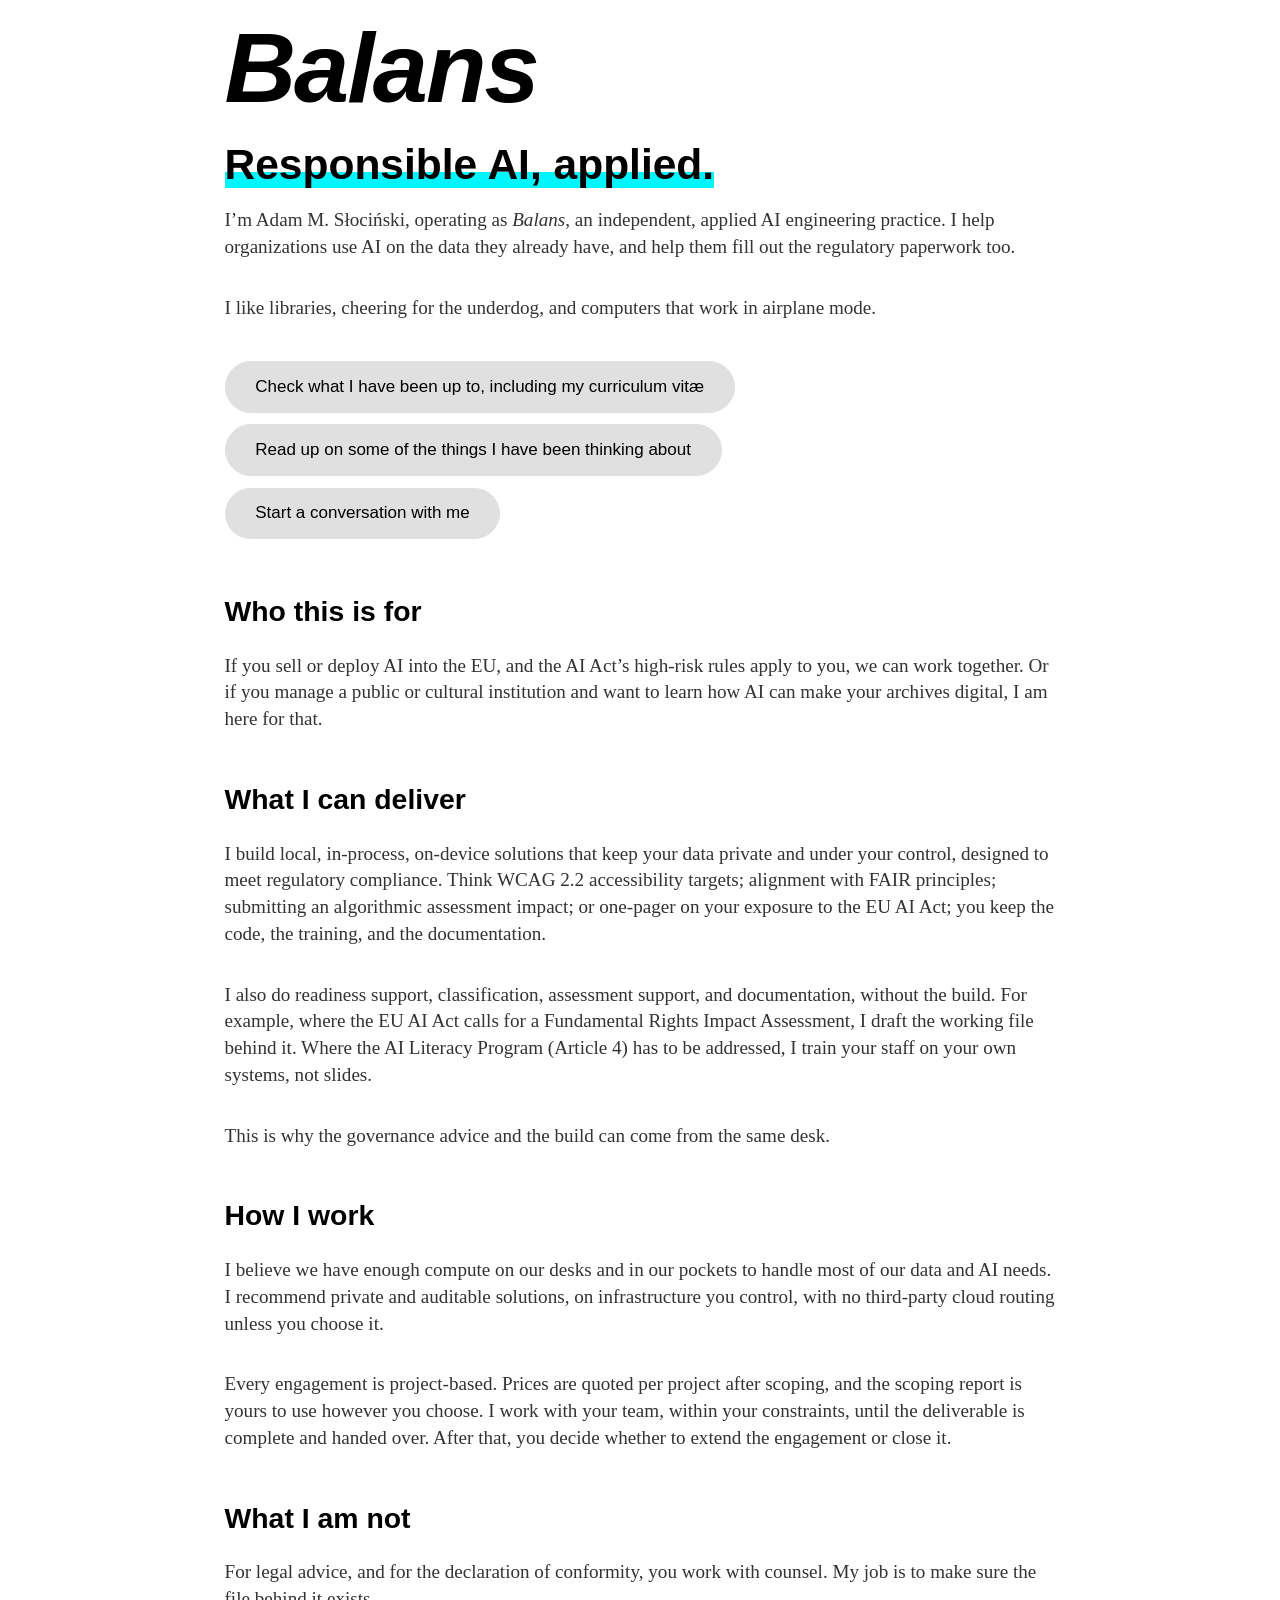
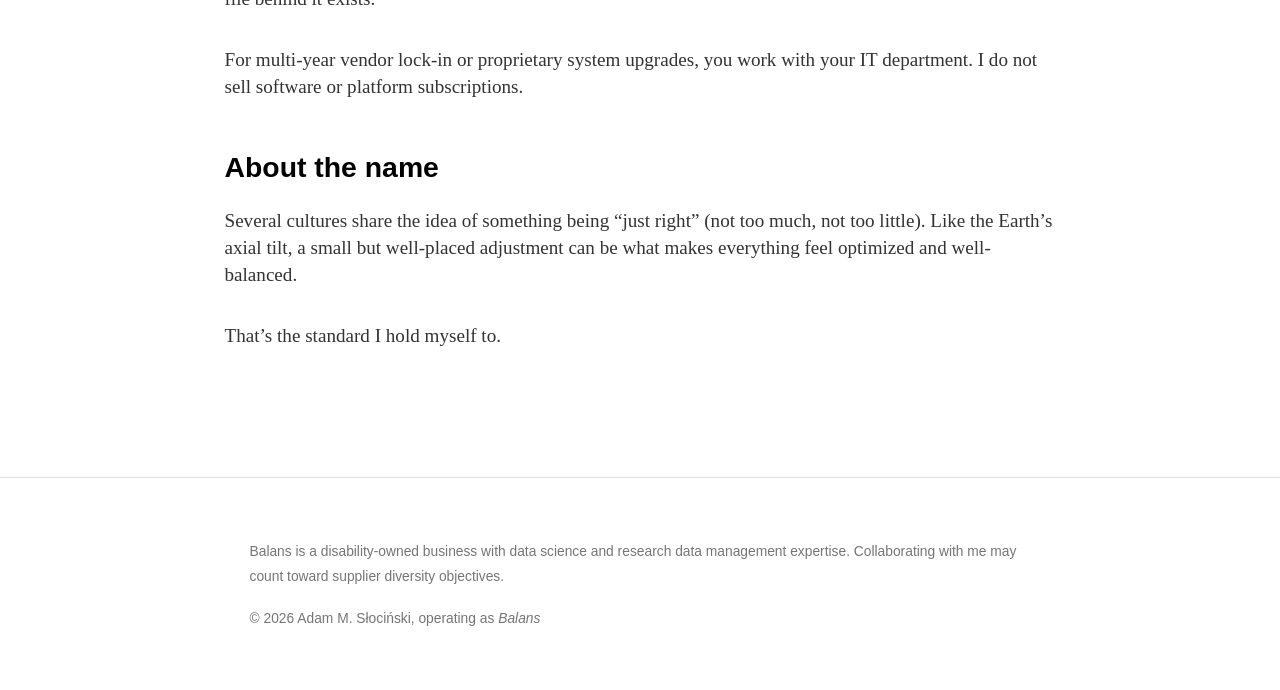
<file: index.html>
<!DOCTYPE html>
<html xmlns="http://www.w3.org/1999/xhtml" lang="en" xml:lang="en"><head>

<meta charset="utf-8">
<meta name="generator" content="quarto-1.11.9">

<meta name="viewport" content="width=device-width, initial-scale=1.0, user-scalable=yes">


<title>Balans</title>
<style>
/* Default styles provided by pandoc.
** See https://pandoc.org/MANUAL.html#variables-for-html for config info.
*/
span.smallcaps{font-variant: small-caps;}
div.columns{display: flex; gap: 1.5em;}
div.column{flex: auto;}
@media screen {
div.columns{gap: min(4vw, 1.5em);}
div.column{overflow-x: auto;}
}
div.hanging-indent{margin-left: 1.5em; text-indent: -1.5em;}
ul.task-list{list-style: none;}
ul.task-list li input[type="checkbox"] {
  width: 0.8em;
  margin: 0 0.8em 0.2em -1em; /* quarto-specific, see https://github.com/quarto-dev/quarto-cli/issues/4556 */ 
  vertical-align: middle;
}
</style>


<script src="site_libs/quarto-nav/quarto-nav.js"></script>
<script src="site_libs/clipboard/clipboard.min.js"></script>
<script src="site_libs/quarto-html/quarto.js" type="module"></script>
<script src="site_libs/quarto-html/tabsets/tabsets.js" type="module"></script>
<script src="site_libs/quarto-html/scrollable-regions/scrollable-regions.js" type="module"></script>
<script src="site_libs/quarto-html/popper.min.js"></script>
<script src="site_libs/quarto-html/tippy.umd.min.js"></script>
<link href="site_libs/quarto-html/tippy.css" rel="stylesheet">
<link href="site_libs/quarto-html/quarto-syntax-highlighting-63b5708e65d6cd79cd7618c58d0c21e7.css" rel="stylesheet" id="quarto-text-highlighting-styles">
<script src="site_libs/bootstrap/bootstrap.min.js"></script>
<link href="site_libs/bootstrap/bootstrap-icons.css" rel="stylesheet">
<link href="site_libs/bootstrap/bootstrap-4c5ae1bc0e6d476e1a94d18a5c398652.min.css" rel="stylesheet" append-hash="true" id="quarto-bootstrap" data-mode="light">
<script id="quarto-search-options" type="application/json">{
  "language": {
    "search-no-results-text": "No results",
    "search-matching-documents-text": "matching documents",
    "search-copy-link-title": "Copy link to search",
    "search-hide-matches-text": "Hide additional matches",
    "search-more-match-text": "more match in this document",
    "search-more-matches-text": "more matches in this document",
    "search-clear-button-title": "Clear",
    "search-text-placeholder": "",
    "search-detached-cancel-button-title": "Cancel",
    "search-submit-button-title": "Submit",
    "search-label": "Search"
  }
}</script>


<link rel="stylesheet" href="style.css">
</head>

<body class="fullcontent quarto-light"><a id="quarto-skip-link" class="visually-hidden-focusable" href="#quarto-document-content">Skip to main content</a>

<div id="quarto-search-results"></div>
<!-- content -->
<div id="quarto-content" class="quarto-container page-columns page-rows-contents page-layout-article">
<!-- sidebar -->
<!-- margin-sidebar -->
    
<!-- main -->
<main class="content" id="quarto-document-content" tabindex="-1">

<header id="title-block-header" class="quarto-title-block default">
<div class="quarto-title">
<h1 class="title">Balans</h1>
</div>



<div class="quarto-title-meta">

    
  
    
  </div>
  


</header>


<section id="responsible-ai-applied." class="level1 wow-turquoise">
<h1>Responsible AI, applied.</h1>
</section>
<p>I’m Adam M. Słociński, operating as <em>Balans</em>, an independent, applied AI engineering practice. I help organizations use AI on the data they already have, and help them fill out the regulatory paperwork too.</p>
<p>I like libraries, cheering for the underdog, and computers that work in airplane mode.</p>
<p><a href="./about/index.html" class="cta">Check what I have been up to, including my curriculum vitæ</a><br>
<a href="./writing/index.html" class="cta">Read up on some of the things I have been thinking about</a><br>
<a href="./contact/index.html" class="cta">Start a conversation with me</a></p>
<section id="who-this-is-for" class="level2">
<h2 data-anchor-id="who-this-is-for">Who this is for</h2>
<p>If you sell or deploy AI into the EU, and the AI Act’s high-risk rules apply to you, we can work together. Or if you manage a public or cultural institution and want to learn how AI can make your archives digital, I am here for that.</p>
</section>
<section id="what-i-can-deliver" class="level2">
<h2 data-anchor-id="what-i-can-deliver">What I can deliver</h2>
<p>I build local, in-process, on-device solutions that keep your data private and under your control, designed to meet regulatory compliance. Think WCAG 2.2 accessibility targets; alignment with FAIR principles; submitting an algorithmic assessment impact; or one-pager on your exposure to the EU AI Act; you keep the code, the training, and the documentation.</p>
<p>I also do readiness support, classification, assessment support, and documentation, without the build. For example, where the EU AI Act calls for a Fundamental Rights Impact Assessment, I draft the working file behind it. Where the AI Literacy Program (Article 4) has to be addressed, I train your staff on your own systems, not slides.</p>
<p>This is why the governance advice and the build can come from the same desk.</p>
</section>
<section id="how-i-work" class="level2">
<h2 data-anchor-id="how-i-work">How I work</h2>
<p>I believe we have enough compute on our desks and in our pockets to handle most of our data and AI needs. I recommend private and auditable solutions, on infrastructure you control, with no third-party cloud routing unless you choose it.</p>
<p>Every engagement is project-based. Prices are quoted per project after scoping, and the scoping report is yours to use however you choose. I work with your team, within your constraints, until the deliverable is complete and handed over. After that, you decide whether to extend the engagement or close it.</p>
</section>
<section id="what-i-am-not" class="level2">
<h2 data-anchor-id="what-i-am-not">What I am not</h2>
<p>For legal advice, and for the declaration of conformity, you work with counsel. My job is to make sure the file behind it exists.</p>
<p>For multi-year vendor lock-in or proprietary system upgrades, you work with your IT department. I do not sell software or platform subscriptions.</p>
</section>
<section id="about-the-name" class="level2">
<h2 data-anchor-id="about-the-name">About the name</h2>
<p>Several cultures share the idea of something being “just right” (not too much, not too little). Like the Earth’s axial tilt, a small but well-placed adjustment can be what makes everything feel optimized and well-balanced.</p>
<p>That’s the standard I hold myself to.</p>


</section>

</main> <!-- /main -->
<script id="quarto-html-after-body" type="application/javascript">
  window.document.addEventListener("DOMContentLoaded", function (event) {
    const isCodeAnnotation = (el) => {
      for (const clz of el.classList) {
        if (clz.startsWith('code-annotation-')) {                     
          return true;
        }
      }
      return false;
    }
    const onCopySuccess = function(e) {
      // button target
      const button = e.trigger;
      // don't keep focus
      button.blur();
      // flash "checked"
      button.classList.add('code-copy-button-checked');
      var currentTitle = button.getAttribute("title");
      button.setAttribute("title", "Copied!");
      let tooltip;
      if (window.bootstrap) {
        button.setAttribute("data-bs-toggle", "tooltip");
        button.setAttribute("data-bs-placement", "left");
        button.setAttribute("data-bs-title", "Copied!");
        tooltip = new bootstrap.Tooltip(button, 
          { trigger: "manual", 
            customClass: "code-copy-button-tooltip",
            offset: [0, -8]});
        tooltip.show();    
      }
      setTimeout(function() {
        if (tooltip) {
          tooltip.hide();
          button.removeAttribute("data-bs-title");
          button.removeAttribute("data-bs-toggle");
          button.removeAttribute("data-bs-placement");
        }
        button.setAttribute("title", currentTitle);
        button.classList.remove('code-copy-button-checked');
      }, 1000);
      // clear code selection
      e.clearSelection();
    }
    const getTextToCopy = function(trigger) {
      const outerScaffold = trigger.parentElement.cloneNode(true);
      const codeEl = outerScaffold.querySelector('code');
      for (const childEl of codeEl.children) {
        if (isCodeAnnotation(childEl)) {
          childEl.remove();
        }
      }
      return codeEl.innerText;
    }
    const clipboard = new window.ClipboardJS('.code-copy-button:not([data-in-quarto-modal])', {
      text: getTextToCopy
    });
    clipboard.on('success', onCopySuccess);
    if (window.document.getElementById('quarto-embedded-source-code-modal')) {
      const clipboardModal = new window.ClipboardJS('.code-copy-button[data-in-quarto-modal]', {
        text: getTextToCopy,
        container: window.document.getElementById('quarto-embedded-source-code-modal')
      });
      clipboardModal.on('success', onCopySuccess);
    }
      var localhostRegex = new RegExp(/^(?:http|https):\/\/localhost\:?[0-9]*\//);
      var mailtoRegex = new RegExp(/^mailto:/);
        var filterRegex = new RegExp("https:\/\/balans\.ca");
      var isInternal = (href) => {
          return filterRegex.test(href) || localhostRegex.test(href) || mailtoRegex.test(href);
      }
      // Inspect non-navigation links and adorn them if external
      window.quartoDecorateExternalLinks = function (root) {
     var links = (root || window.document).querySelectorAll('a[href]:not(.nav-link):not(.navbar-brand):not(.toc-action):not(.sidebar-link):not(.sidebar-item-toggle):not(.pagination-link):not(.no-external):not([aria-hidden]):not(.dropdown-item):not(.quarto-navigation-tool):not(.about-link)');
      for (var i=0; i<links.length; i++) {
        const link = links[i];
        if (!isInternal(link.href)) {
          // undo the damage that might have been done by quarto-nav.js in the case of
          // links that we want to consider external
          if (link.dataset.originalHref !== undefined) {
            link.href = link.dataset.originalHref;
          }
          if (!link.classList.contains('no-external-icon')) {
          }
        }
      }
      };
      window.quartoDecorateExternalLinks(window.document);
    // Esc closes the popup (WCAG 1.4.13) and focus leaving both trigger and
    // popup closes it (WCAG 2.4.11); tippy handles neither for interactive popups.
    const hideOnEscAndFocusOut = {
      name: 'hideOnEscAndFocusOut',
      defaultValue: true,
      fn(instance) {
        const dismiss = () => {
          // A show scheduled by the trigger delay would otherwise reopen it
          instance.clearDelayTimeouts();
          instance.hide();
        };
        const onKeyDown = (event) => {
          if (event.key !== 'Escape') {
            return;
          }
          // Keep Esc from also reaching page handlers (e.g. reveal.js overview),
          // except an open reveal.js slide menu, which Esc should close too.
          // The menu handles keys only when its keyboard option is on.
          const menuHandlesEsc = window.Reveal?.getPlugin?.('menu')?.isOpen() &&
            window.Reveal.getConfig().menu?.keyboard !== false;
          if (!menuHandlesEsc) {
            event.stopPropagation();
          }
          if (instance.popper.contains(window.document.activeElement)) {
            // Disabled while refocusing so the focus trigger does not reopen it
            instance.disable();
            instance.reference.focus();
            instance.enable();
          }
          dismiss();
        };
        const onFocusOut = (event) => {
          const target = event.relatedTarget;
          if (target && !instance.reference.contains(target) &&
              !instance.popper.contains(target)) {
            dismiss();
          }
        };
        // On the trigger too: a click trigger (code-annotations: select) has no
        // blur handling. Attached for the instance's lifetime so leaving the
        // trigger also cancels a show still pending on the trigger delay.
        instance.reference.addEventListener('focusout', onFocusOut);
        return {
          onShow() {
            window.document.addEventListener('keydown', onKeyDown, true);
            instance.popper.addEventListener('focusout', onFocusOut);
          },
          onHide() {
            window.document.removeEventListener('keydown', onKeyDown, true);
            instance.popper.removeEventListener('focusout', onFocusOut);
          },
          onDestroy() {
            instance.reference.removeEventListener('focusout', onFocusOut);
          },
        };
      },
    };
    function tippyHover(el, contentFn, onTriggerFn, onUntriggerFn) {
      const config = {
        allowHTML: true,
        maxWidth: 500,
        delay: 100,
        arrow: false,
        appendTo: function(el) {
            return el.parentElement;
        },
        interactive: true,
        interactiveBorder: 10,
        theme: 'quarto',
        placement: 'bottom-start',
        plugins: [hideOnEscAndFocusOut],
      };
      if (contentFn) {
        config.content = contentFn;
      }
      if (onTriggerFn) {
        config.onTrigger = onTriggerFn;
      }
      if (onUntriggerFn) {
        config.onUntrigger = onUntriggerFn;
      }
      window.tippy(el, config); 
    }
    const noterefs = window.document.querySelectorAll('a[role="doc-noteref"]');
    for (var i=0; i<noterefs.length; i++) {
      const ref = noterefs[i];
      tippyHover(ref, function() {
        // use id or data attribute instead here
        let href = ref.getAttribute('data-footnote-href') || ref.getAttribute('href');
        try { href = new URL(href).hash; } catch {}
        const id = href.replace(/^#\/?/, "");
        const note = window.document.getElementById(id);
        if (note) {
          return note.innerHTML;
        } else {
          return "";
        }
      });
    }
    const xrefs = window.document.querySelectorAll('a.quarto-xref');
    const processXRef = (id, note) => {
      // Strip column container classes
      const stripColumnClz = (el) => {
        el.classList.remove("page-full", "page-columns");
        if (el.children) {
          for (const child of el.children) {
            stripColumnClz(child);
          }
        }
      }
      stripColumnClz(note)
      if (id === null || id.startsWith('sec-')) {
        // Special case sections, only their first couple elements
        const container = document.createElement("div");
        if (note.children && note.children.length > 2) {
          container.appendChild(note.children[0].cloneNode(true));
          for (let i = 1; i < note.children.length; i++) {
            const child = note.children[i];
            if (child.tagName === "P" && child.innerText === "") {
              continue;
            } else {
              container.appendChild(child.cloneNode(true));
              break;
            }
          }
          if (window.Quarto?.typesetMath) {
            window.Quarto.typesetMath(container);
          }
          return container.innerHTML
        } else {
          if (window.Quarto?.typesetMath) {
            window.Quarto.typesetMath(note);
          }
          return note.innerHTML;
        }
      } else {
        // Remove any anchor links if they are present
        const anchorLink = note.querySelector('a.anchorjs-link');
        if (anchorLink) {
          anchorLink.remove();
        }
        if (window.Quarto?.typesetMath) {
          window.Quarto.typesetMath(note);
        }
        if (note.classList.contains("callout")) {
          return note.outerHTML;
        } else {
          return note.innerHTML;
        }
      }
    }
    for (var i=0; i<xrefs.length; i++) {
      const xref = xrefs[i];
      tippyHover(xref, undefined, function(instance) {
        instance.disable();
        let url = xref.getAttribute('href');
        let hash = undefined; 
        if (url.startsWith('#')) {
          hash = url;
        } else {
          try { hash = new URL(url).hash; } catch {}
        }
        if (hash) {
          const id = hash.replace(/^#\/?/, "");
          const note = window.document.getElementById(id);
          if (note !== null) {
            try {
              const html = processXRef(id, note.cloneNode(true));
              instance.setContent(html);
            } finally {
              instance.enable();
              instance.show();
            }
          } else {
            // See if we can fetch this
            fetch(url.split('#')[0])
            .then(res => res.text())
            .then(html => {
              const parser = new DOMParser();
              const htmlDoc = parser.parseFromString(html, "text/html");
              const note = htmlDoc.getElementById(id);
              if (note !== null) {
                const html = processXRef(id, note);
                instance.setContent(html);
              } 
            }).finally(() => {
              instance.enable();
              instance.show();
            });
          }
        } else {
          // See if we can fetch a full url (with no hash to target)
          // This is a special case and we should probably do some content thinning / targeting
          fetch(url)
          .then(res => res.text())
          .then(html => {
            const parser = new DOMParser();
            const htmlDoc = parser.parseFromString(html, "text/html");
            const note = htmlDoc.querySelector('main.content');
            if (note !== null) {
              // This should only happen for chapter cross references
              // (since there is no id in the URL)
              // remove the first header
              if (note.children.length > 0 && note.children[0].tagName === "HEADER") {
                note.children[0].remove();
              }
              const html = processXRef(null, note);
              instance.setContent(html);
            } 
          }).finally(() => {
            instance.enable();
            instance.show();
          });
        }
      }, function(instance) {
      });
    }
        let selectedAnnoteEl;
        const selectorForAnnotation = ( cell, annotation) => {
          let cellAttr = 'data-code-cell="' + cell + '"';
          let lineAttr = 'data-code-annotation="' +  annotation + '"';
          const selector = 'span[' + cellAttr + '][' + lineAttr + ']';
          return selector;
        }
        const selectCodeLines = (annoteEl) => {
          const doc = window.document;
          const targetCell = annoteEl.getAttribute("data-target-cell");
          const targetAnnotation = annoteEl.getAttribute("data-target-annotation");
          const annoteSpan = window.document.querySelector(selectorForAnnotation(targetCell, targetAnnotation));
          const lines = annoteSpan.getAttribute("data-code-lines").split(",");
          const lineIds = lines.map((line) => {
            return targetCell + "-" + line;
          })
          // Each band is positioned against its own containing block, which is
          // not the offsetParent of the lines, so place it from client rects.
          const placeBand = (band, firstEl, lastEl, codeBlock) => {
            const container = band.offsetParent;
            if (container === null) {
              return;
            }
            const containerRect = container.getBoundingClientRect();
            // Reveal.js scales slides with a transform, so convert client
            // pixels back to the CSS pixels of the container.
            const scale = containerRect.height / container.offsetHeight || 1;
            const firstRect = firstEl.getBoundingClientRect();
            const lastRect = lastEl.getBoundingClientRect();
            const top = (firstRect.top - containerRect.top) / scale - container.clientTop + container.scrollTop;
            const height = (lastRect.bottom - firstRect.top) / scale;
            band.style.top = top - 2 + "px";
            band.style.height = height + 4 + "px";
            if (codeBlock) {
              // Without the copy button wrapper, the containing block is wider
              // than the code block, so span the code block explicitly.
              const blockRect = codeBlock.getBoundingClientRect();
              band.style.left = (blockRect.left - containerRect.left) / scale - container.clientLeft + container.scrollLeft + "px";
              band.style.width = blockRect.width / scale + "px";
            }
          };
          if (lineIds.length > 0) {
            const el = window.document.getElementById(lineIds[0]);
            const lastEl = window.document.getElementById(lineIds[lineIds.length - 1]);
            const parent = el.parentElement.parentElement;
            // cook up a div (if necessary) and position it
            let div = window.document.getElementById("code-annotation-line-highlight");
            if (div === null) {
              div = window.document.createElement("div");
              div.setAttribute("id", "code-annotation-line-highlight");
              div.style.position = 'absolute';
              parent.appendChild(div);
            }
            placeBand(div, el, lastEl, parent.closest("div.sourceCode") || parent);
            let gutterDiv = window.document.getElementById("code-annotation-line-highlight-gutter");
            if (gutterDiv === null) {
              gutterDiv = window.document.createElement("div");
              gutterDiv.setAttribute("id", "code-annotation-line-highlight-gutter");
              gutterDiv.style.position = 'absolute';
              const codeCell = window.document.getElementById(targetCell);
              const gutter = codeCell.querySelector('.code-annotation-gutter');
              gutter.appendChild(gutterDiv);
            }
            placeBand(gutterDiv, el, lastEl);
            selectedAnnoteEl = annoteEl;
          }
        };
        const unselectCodeLines = () => {
          const elementsIds = ["code-annotation-line-highlight", "code-annotation-line-highlight-gutter"];
          elementsIds.forEach((elId) => {
            const div = window.document.getElementById(elId);
            if (div) {
              div.remove();
            }
          });
          selectedAnnoteEl = undefined;
        };
          // Handle positioning of the toggle
      window.addEventListener(
        "resize",
        throttle(() => {
          elRect = undefined;
          if (selectedAnnoteEl) {
            selectCodeLines(selectedAnnoteEl);
          }
        }, 10)
      );
      function throttle(fn, ms) {
      let throttle = false;
      let timer;
        return (...args) => {
          if(!throttle) { // first call gets through
              fn.apply(this, args);
              throttle = true;
          } else { // all the others get throttled
              if(timer) clearTimeout(timer); // cancel #2
              timer = setTimeout(() => {
                fn.apply(this, args);
                timer = throttle = false;
              }, ms);
          }
        };
      }
        // Attach click handler to the DT
        const annoteDls = window.document.querySelectorAll('dt[data-target-cell]');
        for (const annoteDlNode of annoteDls) {
          annoteDlNode.addEventListener('click', (event) => {
            const clickedEl = event.target;
            if (clickedEl !== selectedAnnoteEl) {
              unselectCodeLines();
              const activeEl = window.document.querySelector('dt[data-target-cell].code-annotation-active');
              if (activeEl) {
                activeEl.classList.remove('code-annotation-active');
              }
              selectCodeLines(clickedEl);
              clickedEl.classList.add('code-annotation-active');
            } else {
              // Unselect the line
              unselectCodeLines();
              clickedEl.classList.remove('code-annotation-active');
            }
          });
        }
    const findCites = (el) => {
      const parentEl = el.parentElement;
      if (parentEl) {
        const cites = parentEl.dataset.cites;
        if (cites) {
          return {
            el,
            cites: cites.split(' ')
          };
        } else {
          return findCites(el.parentElement)
        }
      } else {
        return undefined;
      }
    };
    var bibliorefs = window.document.querySelectorAll('a[role="doc-biblioref"]');
    for (var i=0; i<bibliorefs.length; i++) {
      const ref = bibliorefs[i];
      const citeInfo = findCites(ref);
      if (citeInfo) {
        tippyHover(citeInfo.el, function() {
          var popup = window.document.createElement('div');
          citeInfo.cites.forEach(function(cite) {
            var citeDiv = window.document.createElement('div');
            citeDiv.classList.add('hanging-indent');
            citeDiv.classList.add('csl-entry');
            var biblioDiv = window.document.getElementById('ref-' + cite);
            if (biblioDiv) {
              citeDiv.innerHTML = biblioDiv.innerHTML;
            }
            popup.appendChild(citeDiv);
          });
          return popup.innerHTML;
        });
      }
    }
  });
  </script>
  <script type="application/javascript">
  window.quartoScrollableRegionsLabels = {"code":"Scrollable code","output":"Scrollable output"};
  </script>
</div> <!-- /content -->
<footer class="footer">
  <div class="nav-footer">
    <div class="nav-footer-left">
      &nbsp;
    </div>   
    <div class="nav-footer-center">
<p><small>Balans is a disability-owned business with data science and research data management expertise. Collaborating with me may count toward supplier diversity objectives.</small></p>
<p><small>© 2026 Adam M. Słociński, operating as <em>Balans</em></small></p>
</div>
    <div class="nav-footer-right">
      &nbsp;
    </div>
  </div>
</footer>




</body></html>
</file>
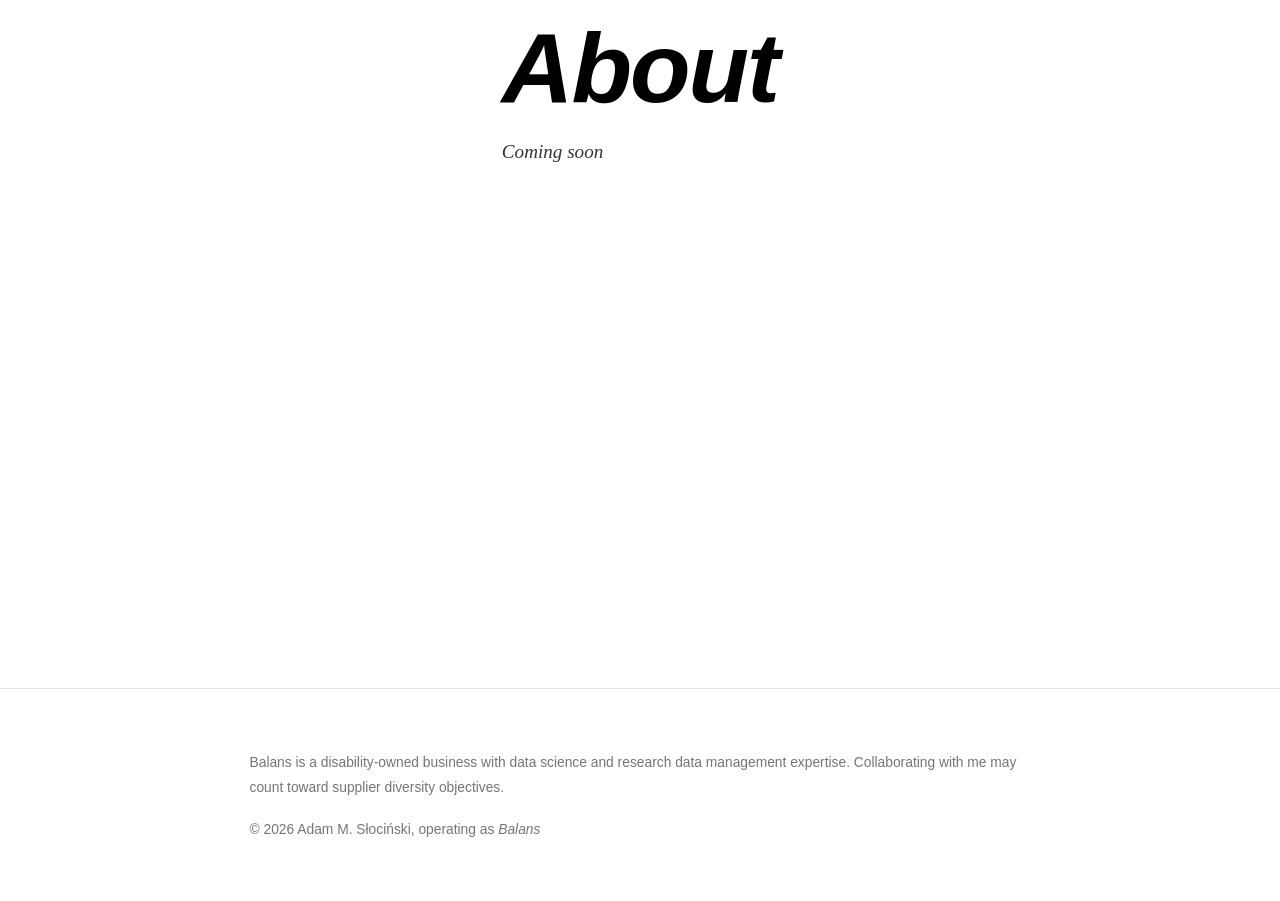
<file: about/index.html>
<!DOCTYPE html>
<html xmlns="http://www.w3.org/1999/xhtml" lang="en" xml:lang="en"><head>

<meta charset="utf-8">
<meta name="generator" content="quarto-1.11.9">

<meta name="viewport" content="width=device-width, initial-scale=1.0, user-scalable=yes">


<title>About – Balans</title>
<style>
/* Default styles provided by pandoc.
** See https://pandoc.org/MANUAL.html#variables-for-html for config info.
*/
span.smallcaps{font-variant: small-caps;}
div.columns{display: flex; gap: 1.5em;}
div.column{flex: auto;}
@media screen {
div.columns{gap: min(4vw, 1.5em);}
div.column{overflow-x: auto;}
}
div.hanging-indent{margin-left: 1.5em; text-indent: -1.5em;}
ul.task-list{list-style: none;}
ul.task-list li input[type="checkbox"] {
  width: 0.8em;
  margin: 0 0.8em 0.2em -1em; /* quarto-specific, see https://github.com/quarto-dev/quarto-cli/issues/4556 */ 
  vertical-align: middle;
}
</style>


<script src="../site_libs/quarto-nav/quarto-nav.js"></script>
<script src="../site_libs/clipboard/clipboard.min.js"></script>
<script src="../site_libs/quarto-html/quarto.js" type="module"></script>
<script src="../site_libs/quarto-html/tabsets/tabsets.js" type="module"></script>
<script src="../site_libs/quarto-html/scrollable-regions/scrollable-regions.js" type="module"></script>
<script src="../site_libs/quarto-html/popper.min.js"></script>
<script src="../site_libs/quarto-html/tippy.umd.min.js"></script>
<link href="../site_libs/quarto-html/tippy.css" rel="stylesheet">
<link href="../site_libs/quarto-html/quarto-syntax-highlighting-63b5708e65d6cd79cd7618c58d0c21e7.css" rel="stylesheet" id="quarto-text-highlighting-styles">
<script src="../site_libs/bootstrap/bootstrap.min.js"></script>
<link href="../site_libs/bootstrap/bootstrap-icons.css" rel="stylesheet">
<link href="../site_libs/bootstrap/bootstrap-4c5ae1bc0e6d476e1a94d18a5c398652.min.css" rel="stylesheet" append-hash="true" id="quarto-bootstrap" data-mode="light">
<script id="quarto-search-options" type="application/json">{
  "language": {
    "search-no-results-text": "No results",
    "search-matching-documents-text": "matching documents",
    "search-copy-link-title": "Copy link to search",
    "search-hide-matches-text": "Hide additional matches",
    "search-more-match-text": "more match in this document",
    "search-more-matches-text": "more matches in this document",
    "search-clear-button-title": "Clear",
    "search-text-placeholder": "",
    "search-detached-cancel-button-title": "Cancel",
    "search-submit-button-title": "Submit",
    "search-label": "Search"
  }
}</script>


<link rel="stylesheet" href="../style.css">
</head>

<body class="fullcontent quarto-light"><a id="quarto-skip-link" class="visually-hidden-focusable" href="#quarto-document-content">Skip to main content</a>

<div id="quarto-search-results"></div>
<!-- content -->
<div id="quarto-content" class="quarto-container page-columns page-rows-contents page-layout-article">
<!-- sidebar -->
<!-- margin-sidebar -->
    
<!-- main -->
<main class="content" id="quarto-document-content" tabindex="-1">

<header id="title-block-header" class="quarto-title-block default">
<div class="quarto-title">
<h1 class="title">About</h1>
</div>



<div class="quarto-title-meta">

    
  
    
  </div>
  


</header>


<p><em>Coming soon</em></p>
<!--
Currently, on assignment at the Task Force for Black Public Servants.

Seeking, *proposal coming soon*.

[Curriculum vitæ](/files/adam-slocinski-cv.pdf)
-->



</main> <!-- /main -->
<script id="quarto-html-after-body" type="application/javascript">
  window.document.addEventListener("DOMContentLoaded", function (event) {
    const isCodeAnnotation = (el) => {
      for (const clz of el.classList) {
        if (clz.startsWith('code-annotation-')) {                     
          return true;
        }
      }
      return false;
    }
    const onCopySuccess = function(e) {
      // button target
      const button = e.trigger;
      // don't keep focus
      button.blur();
      // flash "checked"
      button.classList.add('code-copy-button-checked');
      var currentTitle = button.getAttribute("title");
      button.setAttribute("title", "Copied!");
      let tooltip;
      if (window.bootstrap) {
        button.setAttribute("data-bs-toggle", "tooltip");
        button.setAttribute("data-bs-placement", "left");
        button.setAttribute("data-bs-title", "Copied!");
        tooltip = new bootstrap.Tooltip(button, 
          { trigger: "manual", 
            customClass: "code-copy-button-tooltip",
            offset: [0, -8]});
        tooltip.show();    
      }
      setTimeout(function() {
        if (tooltip) {
          tooltip.hide();
          button.removeAttribute("data-bs-title");
          button.removeAttribute("data-bs-toggle");
          button.removeAttribute("data-bs-placement");
        }
        button.setAttribute("title", currentTitle);
        button.classList.remove('code-copy-button-checked');
      }, 1000);
      // clear code selection
      e.clearSelection();
    }
    const getTextToCopy = function(trigger) {
      const outerScaffold = trigger.parentElement.cloneNode(true);
      const codeEl = outerScaffold.querySelector('code');
      for (const childEl of codeEl.children) {
        if (isCodeAnnotation(childEl)) {
          childEl.remove();
        }
      }
      return codeEl.innerText;
    }
    const clipboard = new window.ClipboardJS('.code-copy-button:not([data-in-quarto-modal])', {
      text: getTextToCopy
    });
    clipboard.on('success', onCopySuccess);
    if (window.document.getElementById('quarto-embedded-source-code-modal')) {
      const clipboardModal = new window.ClipboardJS('.code-copy-button[data-in-quarto-modal]', {
        text: getTextToCopy,
        container: window.document.getElementById('quarto-embedded-source-code-modal')
      });
      clipboardModal.on('success', onCopySuccess);
    }
      var localhostRegex = new RegExp(/^(?:http|https):\/\/localhost\:?[0-9]*\//);
      var mailtoRegex = new RegExp(/^mailto:/);
        var filterRegex = new RegExp("https:\/\/balans\.ca");
      var isInternal = (href) => {
          return filterRegex.test(href) || localhostRegex.test(href) || mailtoRegex.test(href);
      }
      // Inspect non-navigation links and adorn them if external
      window.quartoDecorateExternalLinks = function (root) {
     var links = (root || window.document).querySelectorAll('a[href]:not(.nav-link):not(.navbar-brand):not(.toc-action):not(.sidebar-link):not(.sidebar-item-toggle):not(.pagination-link):not(.no-external):not([aria-hidden]):not(.dropdown-item):not(.quarto-navigation-tool):not(.about-link)');
      for (var i=0; i<links.length; i++) {
        const link = links[i];
        if (!isInternal(link.href)) {
          // undo the damage that might have been done by quarto-nav.js in the case of
          // links that we want to consider external
          if (link.dataset.originalHref !== undefined) {
            link.href = link.dataset.originalHref;
          }
          if (!link.classList.contains('no-external-icon')) {
          }
        }
      }
      };
      window.quartoDecorateExternalLinks(window.document);
    // Esc closes the popup (WCAG 1.4.13) and focus leaving both trigger and
    // popup closes it (WCAG 2.4.11); tippy handles neither for interactive popups.
    const hideOnEscAndFocusOut = {
      name: 'hideOnEscAndFocusOut',
      defaultValue: true,
      fn(instance) {
        const dismiss = () => {
          // A show scheduled by the trigger delay would otherwise reopen it
          instance.clearDelayTimeouts();
          instance.hide();
        };
        const onKeyDown = (event) => {
          if (event.key !== 'Escape') {
            return;
          }
          // Keep Esc from also reaching page handlers (e.g. reveal.js overview),
          // except an open reveal.js slide menu, which Esc should close too.
          // The menu handles keys only when its keyboard option is on.
          const menuHandlesEsc = window.Reveal?.getPlugin?.('menu')?.isOpen() &&
            window.Reveal.getConfig().menu?.keyboard !== false;
          if (!menuHandlesEsc) {
            event.stopPropagation();
          }
          if (instance.popper.contains(window.document.activeElement)) {
            // Disabled while refocusing so the focus trigger does not reopen it
            instance.disable();
            instance.reference.focus();
            instance.enable();
          }
          dismiss();
        };
        const onFocusOut = (event) => {
          const target = event.relatedTarget;
          if (target && !instance.reference.contains(target) &&
              !instance.popper.contains(target)) {
            dismiss();
          }
        };
        // On the trigger too: a click trigger (code-annotations: select) has no
        // blur handling. Attached for the instance's lifetime so leaving the
        // trigger also cancels a show still pending on the trigger delay.
        instance.reference.addEventListener('focusout', onFocusOut);
        return {
          onShow() {
            window.document.addEventListener('keydown', onKeyDown, true);
            instance.popper.addEventListener('focusout', onFocusOut);
          },
          onHide() {
            window.document.removeEventListener('keydown', onKeyDown, true);
            instance.popper.removeEventListener('focusout', onFocusOut);
          },
          onDestroy() {
            instance.reference.removeEventListener('focusout', onFocusOut);
          },
        };
      },
    };
    function tippyHover(el, contentFn, onTriggerFn, onUntriggerFn) {
      const config = {
        allowHTML: true,
        maxWidth: 500,
        delay: 100,
        arrow: false,
        appendTo: function(el) {
            return el.parentElement;
        },
        interactive: true,
        interactiveBorder: 10,
        theme: 'quarto',
        placement: 'bottom-start',
        plugins: [hideOnEscAndFocusOut],
      };
      if (contentFn) {
        config.content = contentFn;
      }
      if (onTriggerFn) {
        config.onTrigger = onTriggerFn;
      }
      if (onUntriggerFn) {
        config.onUntrigger = onUntriggerFn;
      }
      window.tippy(el, config); 
    }
    const noterefs = window.document.querySelectorAll('a[role="doc-noteref"]');
    for (var i=0; i<noterefs.length; i++) {
      const ref = noterefs[i];
      tippyHover(ref, function() {
        // use id or data attribute instead here
        let href = ref.getAttribute('data-footnote-href') || ref.getAttribute('href');
        try { href = new URL(href).hash; } catch {}
        const id = href.replace(/^#\/?/, "");
        const note = window.document.getElementById(id);
        if (note) {
          return note.innerHTML;
        } else {
          return "";
        }
      });
    }
    const xrefs = window.document.querySelectorAll('a.quarto-xref');
    const processXRef = (id, note) => {
      // Strip column container classes
      const stripColumnClz = (el) => {
        el.classList.remove("page-full", "page-columns");
        if (el.children) {
          for (const child of el.children) {
            stripColumnClz(child);
          }
        }
      }
      stripColumnClz(note)
      if (id === null || id.startsWith('sec-')) {
        // Special case sections, only their first couple elements
        const container = document.createElement("div");
        if (note.children && note.children.length > 2) {
          container.appendChild(note.children[0].cloneNode(true));
          for (let i = 1; i < note.children.length; i++) {
            const child = note.children[i];
            if (child.tagName === "P" && child.innerText === "") {
              continue;
            } else {
              container.appendChild(child.cloneNode(true));
              break;
            }
          }
          if (window.Quarto?.typesetMath) {
            window.Quarto.typesetMath(container);
          }
          return container.innerHTML
        } else {
          if (window.Quarto?.typesetMath) {
            window.Quarto.typesetMath(note);
          }
          return note.innerHTML;
        }
      } else {
        // Remove any anchor links if they are present
        const anchorLink = note.querySelector('a.anchorjs-link');
        if (anchorLink) {
          anchorLink.remove();
        }
        if (window.Quarto?.typesetMath) {
          window.Quarto.typesetMath(note);
        }
        if (note.classList.contains("callout")) {
          return note.outerHTML;
        } else {
          return note.innerHTML;
        }
      }
    }
    for (var i=0; i<xrefs.length; i++) {
      const xref = xrefs[i];
      tippyHover(xref, undefined, function(instance) {
        instance.disable();
        let url = xref.getAttribute('href');
        let hash = undefined; 
        if (url.startsWith('#')) {
          hash = url;
        } else {
          try { hash = new URL(url).hash; } catch {}
        }
        if (hash) {
          const id = hash.replace(/^#\/?/, "");
          const note = window.document.getElementById(id);
          if (note !== null) {
            try {
              const html = processXRef(id, note.cloneNode(true));
              instance.setContent(html);
            } finally {
              instance.enable();
              instance.show();
            }
          } else {
            // See if we can fetch this
            fetch(url.split('#')[0])
            .then(res => res.text())
            .then(html => {
              const parser = new DOMParser();
              const htmlDoc = parser.parseFromString(html, "text/html");
              const note = htmlDoc.getElementById(id);
              if (note !== null) {
                const html = processXRef(id, note);
                instance.setContent(html);
              } 
            }).finally(() => {
              instance.enable();
              instance.show();
            });
          }
        } else {
          // See if we can fetch a full url (with no hash to target)
          // This is a special case and we should probably do some content thinning / targeting
          fetch(url)
          .then(res => res.text())
          .then(html => {
            const parser = new DOMParser();
            const htmlDoc = parser.parseFromString(html, "text/html");
            const note = htmlDoc.querySelector('main.content');
            if (note !== null) {
              // This should only happen for chapter cross references
              // (since there is no id in the URL)
              // remove the first header
              if (note.children.length > 0 && note.children[0].tagName === "HEADER") {
                note.children[0].remove();
              }
              const html = processXRef(null, note);
              instance.setContent(html);
            } 
          }).finally(() => {
            instance.enable();
            instance.show();
          });
        }
      }, function(instance) {
      });
    }
        let selectedAnnoteEl;
        const selectorForAnnotation = ( cell, annotation) => {
          let cellAttr = 'data-code-cell="' + cell + '"';
          let lineAttr = 'data-code-annotation="' +  annotation + '"';
          const selector = 'span[' + cellAttr + '][' + lineAttr + ']';
          return selector;
        }
        const selectCodeLines = (annoteEl) => {
          const doc = window.document;
          const targetCell = annoteEl.getAttribute("data-target-cell");
          const targetAnnotation = annoteEl.getAttribute("data-target-annotation");
          const annoteSpan = window.document.querySelector(selectorForAnnotation(targetCell, targetAnnotation));
          const lines = annoteSpan.getAttribute("data-code-lines").split(",");
          const lineIds = lines.map((line) => {
            return targetCell + "-" + line;
          })
          // Each band is positioned against its own containing block, which is
          // not the offsetParent of the lines, so place it from client rects.
          const placeBand = (band, firstEl, lastEl, codeBlock) => {
            const container = band.offsetParent;
            if (container === null) {
              return;
            }
            const containerRect = container.getBoundingClientRect();
            // Reveal.js scales slides with a transform, so convert client
            // pixels back to the CSS pixels of the container.
            const scale = containerRect.height / container.offsetHeight || 1;
            const firstRect = firstEl.getBoundingClientRect();
            const lastRect = lastEl.getBoundingClientRect();
            const top = (firstRect.top - containerRect.top) / scale - container.clientTop + container.scrollTop;
            const height = (lastRect.bottom - firstRect.top) / scale;
            band.style.top = top - 2 + "px";
            band.style.height = height + 4 + "px";
            if (codeBlock) {
              // Without the copy button wrapper, the containing block is wider
              // than the code block, so span the code block explicitly.
              const blockRect = codeBlock.getBoundingClientRect();
              band.style.left = (blockRect.left - containerRect.left) / scale - container.clientLeft + container.scrollLeft + "px";
              band.style.width = blockRect.width / scale + "px";
            }
          };
          if (lineIds.length > 0) {
            const el = window.document.getElementById(lineIds[0]);
            const lastEl = window.document.getElementById(lineIds[lineIds.length - 1]);
            const parent = el.parentElement.parentElement;
            // cook up a div (if necessary) and position it
            let div = window.document.getElementById("code-annotation-line-highlight");
            if (div === null) {
              div = window.document.createElement("div");
              div.setAttribute("id", "code-annotation-line-highlight");
              div.style.position = 'absolute';
              parent.appendChild(div);
            }
            placeBand(div, el, lastEl, parent.closest("div.sourceCode") || parent);
            let gutterDiv = window.document.getElementById("code-annotation-line-highlight-gutter");
            if (gutterDiv === null) {
              gutterDiv = window.document.createElement("div");
              gutterDiv.setAttribute("id", "code-annotation-line-highlight-gutter");
              gutterDiv.style.position = 'absolute';
              const codeCell = window.document.getElementById(targetCell);
              const gutter = codeCell.querySelector('.code-annotation-gutter');
              gutter.appendChild(gutterDiv);
            }
            placeBand(gutterDiv, el, lastEl);
            selectedAnnoteEl = annoteEl;
          }
        };
        const unselectCodeLines = () => {
          const elementsIds = ["code-annotation-line-highlight", "code-annotation-line-highlight-gutter"];
          elementsIds.forEach((elId) => {
            const div = window.document.getElementById(elId);
            if (div) {
              div.remove();
            }
          });
          selectedAnnoteEl = undefined;
        };
          // Handle positioning of the toggle
      window.addEventListener(
        "resize",
        throttle(() => {
          elRect = undefined;
          if (selectedAnnoteEl) {
            selectCodeLines(selectedAnnoteEl);
          }
        }, 10)
      );
      function throttle(fn, ms) {
      let throttle = false;
      let timer;
        return (...args) => {
          if(!throttle) { // first call gets through
              fn.apply(this, args);
              throttle = true;
          } else { // all the others get throttled
              if(timer) clearTimeout(timer); // cancel #2
              timer = setTimeout(() => {
                fn.apply(this, args);
                timer = throttle = false;
              }, ms);
          }
        };
      }
        // Attach click handler to the DT
        const annoteDls = window.document.querySelectorAll('dt[data-target-cell]');
        for (const annoteDlNode of annoteDls) {
          annoteDlNode.addEventListener('click', (event) => {
            const clickedEl = event.target;
            if (clickedEl !== selectedAnnoteEl) {
              unselectCodeLines();
              const activeEl = window.document.querySelector('dt[data-target-cell].code-annotation-active');
              if (activeEl) {
                activeEl.classList.remove('code-annotation-active');
              }
              selectCodeLines(clickedEl);
              clickedEl.classList.add('code-annotation-active');
            } else {
              // Unselect the line
              unselectCodeLines();
              clickedEl.classList.remove('code-annotation-active');
            }
          });
        }
    const findCites = (el) => {
      const parentEl = el.parentElement;
      if (parentEl) {
        const cites = parentEl.dataset.cites;
        if (cites) {
          return {
            el,
            cites: cites.split(' ')
          };
        } else {
          return findCites(el.parentElement)
        }
      } else {
        return undefined;
      }
    };
    var bibliorefs = window.document.querySelectorAll('a[role="doc-biblioref"]');
    for (var i=0; i<bibliorefs.length; i++) {
      const ref = bibliorefs[i];
      const citeInfo = findCites(ref);
      if (citeInfo) {
        tippyHover(citeInfo.el, function() {
          var popup = window.document.createElement('div');
          citeInfo.cites.forEach(function(cite) {
            var citeDiv = window.document.createElement('div');
            citeDiv.classList.add('hanging-indent');
            citeDiv.classList.add('csl-entry');
            var biblioDiv = window.document.getElementById('ref-' + cite);
            if (biblioDiv) {
              citeDiv.innerHTML = biblioDiv.innerHTML;
            }
            popup.appendChild(citeDiv);
          });
          return popup.innerHTML;
        });
      }
    }
  });
  </script>
  <script type="application/javascript">
  window.quartoScrollableRegionsLabels = {"code":"Scrollable code","output":"Scrollable output"};
  </script>
</div> <!-- /content -->
<footer class="footer">
  <div class="nav-footer">
    <div class="nav-footer-left">
      &nbsp;
    </div>   
    <div class="nav-footer-center">
<p><small>Balans is a disability-owned business with data science and research data management expertise. Collaborating with me may count toward supplier diversity objectives.</small></p>
<p><small>© 2026 Adam M. Słociński, operating as <em>Balans</em></small></p>
</div>
    <div class="nav-footer-right">
      &nbsp;
    </div>
  </div>
</footer>




</body></html>
</file>
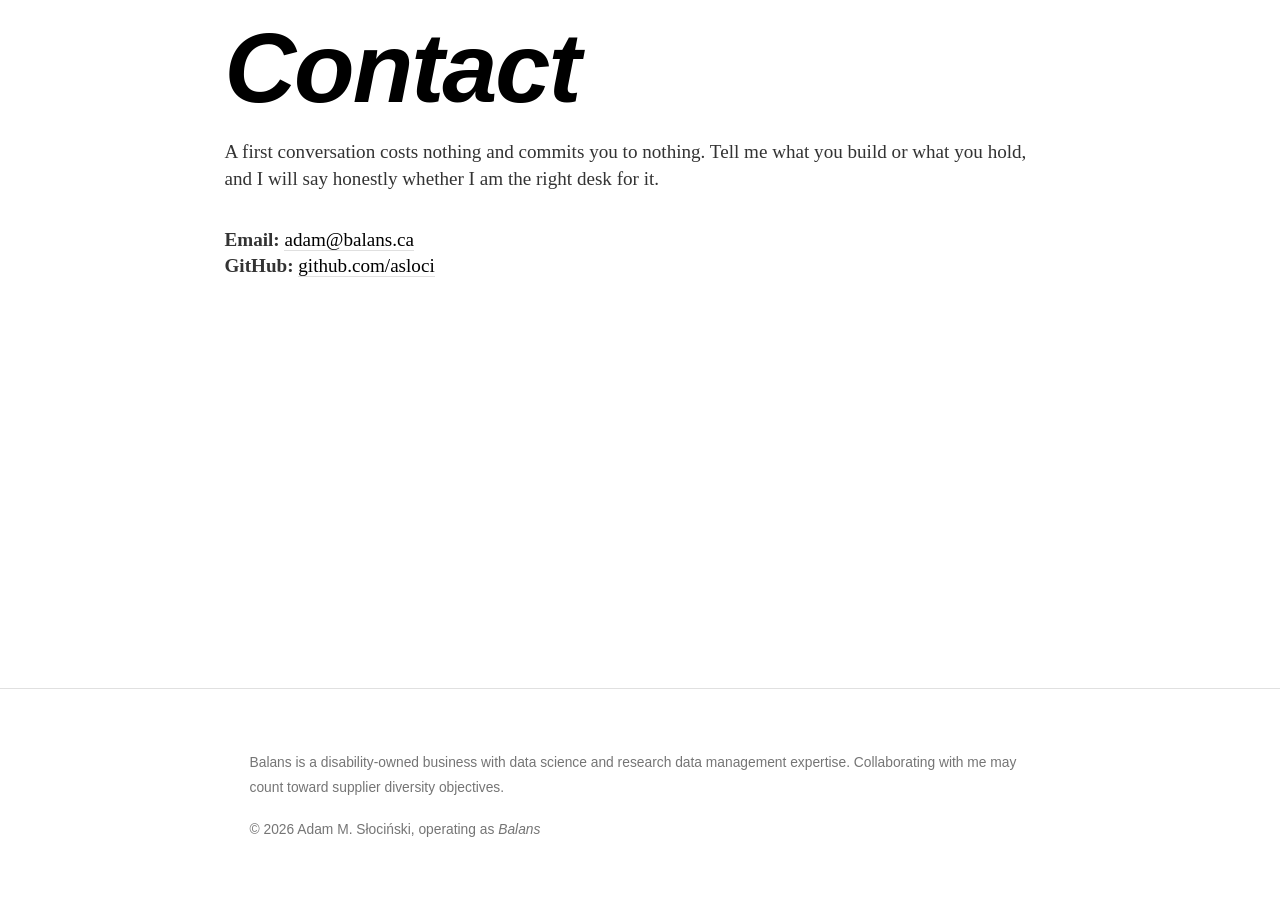
<file: contact/index.html>
<!DOCTYPE html>
<html xmlns="http://www.w3.org/1999/xhtml" lang="en" xml:lang="en"><head>

<meta charset="utf-8">
<meta name="generator" content="quarto-1.11.9">

<meta name="viewport" content="width=device-width, initial-scale=1.0, user-scalable=yes">


<title>Contact – Balans</title>
<style>
/* Default styles provided by pandoc.
** See https://pandoc.org/MANUAL.html#variables-for-html for config info.
*/
span.smallcaps{font-variant: small-caps;}
div.columns{display: flex; gap: 1.5em;}
div.column{flex: auto;}
@media screen {
div.columns{gap: min(4vw, 1.5em);}
div.column{overflow-x: auto;}
}
div.hanging-indent{margin-left: 1.5em; text-indent: -1.5em;}
ul.task-list{list-style: none;}
ul.task-list li input[type="checkbox"] {
  width: 0.8em;
  margin: 0 0.8em 0.2em -1em; /* quarto-specific, see https://github.com/quarto-dev/quarto-cli/issues/4556 */ 
  vertical-align: middle;
}
</style>


<script src="../site_libs/quarto-nav/quarto-nav.js"></script>
<script src="../site_libs/clipboard/clipboard.min.js"></script>
<script src="../site_libs/quarto-html/quarto.js" type="module"></script>
<script src="../site_libs/quarto-html/tabsets/tabsets.js" type="module"></script>
<script src="../site_libs/quarto-html/scrollable-regions/scrollable-regions.js" type="module"></script>
<script src="../site_libs/quarto-html/popper.min.js"></script>
<script src="../site_libs/quarto-html/tippy.umd.min.js"></script>
<link href="../site_libs/quarto-html/tippy.css" rel="stylesheet">
<link href="../site_libs/quarto-html/quarto-syntax-highlighting-63b5708e65d6cd79cd7618c58d0c21e7.css" rel="stylesheet" id="quarto-text-highlighting-styles">
<script src="../site_libs/bootstrap/bootstrap.min.js"></script>
<link href="../site_libs/bootstrap/bootstrap-icons.css" rel="stylesheet">
<link href="../site_libs/bootstrap/bootstrap-4c5ae1bc0e6d476e1a94d18a5c398652.min.css" rel="stylesheet" append-hash="true" id="quarto-bootstrap" data-mode="light">
<script id="quarto-search-options" type="application/json">{
  "language": {
    "search-no-results-text": "No results",
    "search-matching-documents-text": "matching documents",
    "search-copy-link-title": "Copy link to search",
    "search-hide-matches-text": "Hide additional matches",
    "search-more-match-text": "more match in this document",
    "search-more-matches-text": "more matches in this document",
    "search-clear-button-title": "Clear",
    "search-text-placeholder": "",
    "search-detached-cancel-button-title": "Cancel",
    "search-submit-button-title": "Submit",
    "search-label": "Search"
  }
}</script>


<link rel="stylesheet" href="../style.css">
</head>

<body class="fullcontent quarto-light"><a id="quarto-skip-link" class="visually-hidden-focusable" href="#quarto-document-content">Skip to main content</a>

<div id="quarto-search-results"></div>
<!-- content -->
<div id="quarto-content" class="quarto-container page-columns page-rows-contents page-layout-article">
<!-- sidebar -->
<!-- margin-sidebar -->
    
<!-- main -->
<main class="content" id="quarto-document-content" tabindex="-1">

<header id="title-block-header" class="quarto-title-block default">
<div class="quarto-title">
<h1 class="title">Contact</h1>
</div>



<div class="quarto-title-meta">

    
  
    
  </div>
  


</header>


<p>A first conversation costs nothing and commits you to nothing. Tell me what you build or what you hold, and I will say honestly whether I am the right desk for it.</p>
<p><strong>Email:</strong> <a href="mailto:adam@balans.ca">adam@balans.ca</a><br>
<strong>GitHub:</strong> <a href="https://github.com/asloci">github.com/asloci</a></p>
<!-- LinkedIn: wire the link here when the profile exists -->



</main> <!-- /main -->
<script id="quarto-html-after-body" type="application/javascript">
  window.document.addEventListener("DOMContentLoaded", function (event) {
    const isCodeAnnotation = (el) => {
      for (const clz of el.classList) {
        if (clz.startsWith('code-annotation-')) {                     
          return true;
        }
      }
      return false;
    }
    const onCopySuccess = function(e) {
      // button target
      const button = e.trigger;
      // don't keep focus
      button.blur();
      // flash "checked"
      button.classList.add('code-copy-button-checked');
      var currentTitle = button.getAttribute("title");
      button.setAttribute("title", "Copied!");
      let tooltip;
      if (window.bootstrap) {
        button.setAttribute("data-bs-toggle", "tooltip");
        button.setAttribute("data-bs-placement", "left");
        button.setAttribute("data-bs-title", "Copied!");
        tooltip = new bootstrap.Tooltip(button, 
          { trigger: "manual", 
            customClass: "code-copy-button-tooltip",
            offset: [0, -8]});
        tooltip.show();    
      }
      setTimeout(function() {
        if (tooltip) {
          tooltip.hide();
          button.removeAttribute("data-bs-title");
          button.removeAttribute("data-bs-toggle");
          button.removeAttribute("data-bs-placement");
        }
        button.setAttribute("title", currentTitle);
        button.classList.remove('code-copy-button-checked');
      }, 1000);
      // clear code selection
      e.clearSelection();
    }
    const getTextToCopy = function(trigger) {
      const outerScaffold = trigger.parentElement.cloneNode(true);
      const codeEl = outerScaffold.querySelector('code');
      for (const childEl of codeEl.children) {
        if (isCodeAnnotation(childEl)) {
          childEl.remove();
        }
      }
      return codeEl.innerText;
    }
    const clipboard = new window.ClipboardJS('.code-copy-button:not([data-in-quarto-modal])', {
      text: getTextToCopy
    });
    clipboard.on('success', onCopySuccess);
    if (window.document.getElementById('quarto-embedded-source-code-modal')) {
      const clipboardModal = new window.ClipboardJS('.code-copy-button[data-in-quarto-modal]', {
        text: getTextToCopy,
        container: window.document.getElementById('quarto-embedded-source-code-modal')
      });
      clipboardModal.on('success', onCopySuccess);
    }
      var localhostRegex = new RegExp(/^(?:http|https):\/\/localhost\:?[0-9]*\//);
      var mailtoRegex = new RegExp(/^mailto:/);
        var filterRegex = new RegExp("https:\/\/balans\.ca");
      var isInternal = (href) => {
          return filterRegex.test(href) || localhostRegex.test(href) || mailtoRegex.test(href);
      }
      // Inspect non-navigation links and adorn them if external
      window.quartoDecorateExternalLinks = function (root) {
     var links = (root || window.document).querySelectorAll('a[href]:not(.nav-link):not(.navbar-brand):not(.toc-action):not(.sidebar-link):not(.sidebar-item-toggle):not(.pagination-link):not(.no-external):not([aria-hidden]):not(.dropdown-item):not(.quarto-navigation-tool):not(.about-link)');
      for (var i=0; i<links.length; i++) {
        const link = links[i];
        if (!isInternal(link.href)) {
          // undo the damage that might have been done by quarto-nav.js in the case of
          // links that we want to consider external
          if (link.dataset.originalHref !== undefined) {
            link.href = link.dataset.originalHref;
          }
          if (!link.classList.contains('no-external-icon')) {
          }
        }
      }
      };
      window.quartoDecorateExternalLinks(window.document);
    // Esc closes the popup (WCAG 1.4.13) and focus leaving both trigger and
    // popup closes it (WCAG 2.4.11); tippy handles neither for interactive popups.
    const hideOnEscAndFocusOut = {
      name: 'hideOnEscAndFocusOut',
      defaultValue: true,
      fn(instance) {
        const dismiss = () => {
          // A show scheduled by the trigger delay would otherwise reopen it
          instance.clearDelayTimeouts();
          instance.hide();
        };
        const onKeyDown = (event) => {
          if (event.key !== 'Escape') {
            return;
          }
          // Keep Esc from also reaching page handlers (e.g. reveal.js overview),
          // except an open reveal.js slide menu, which Esc should close too.
          // The menu handles keys only when its keyboard option is on.
          const menuHandlesEsc = window.Reveal?.getPlugin?.('menu')?.isOpen() &&
            window.Reveal.getConfig().menu?.keyboard !== false;
          if (!menuHandlesEsc) {
            event.stopPropagation();
          }
          if (instance.popper.contains(window.document.activeElement)) {
            // Disabled while refocusing so the focus trigger does not reopen it
            instance.disable();
            instance.reference.focus();
            instance.enable();
          }
          dismiss();
        };
        const onFocusOut = (event) => {
          const target = event.relatedTarget;
          if (target && !instance.reference.contains(target) &&
              !instance.popper.contains(target)) {
            dismiss();
          }
        };
        // On the trigger too: a click trigger (code-annotations: select) has no
        // blur handling. Attached for the instance's lifetime so leaving the
        // trigger also cancels a show still pending on the trigger delay.
        instance.reference.addEventListener('focusout', onFocusOut);
        return {
          onShow() {
            window.document.addEventListener('keydown', onKeyDown, true);
            instance.popper.addEventListener('focusout', onFocusOut);
          },
          onHide() {
            window.document.removeEventListener('keydown', onKeyDown, true);
            instance.popper.removeEventListener('focusout', onFocusOut);
          },
          onDestroy() {
            instance.reference.removeEventListener('focusout', onFocusOut);
          },
        };
      },
    };
    function tippyHover(el, contentFn, onTriggerFn, onUntriggerFn) {
      const config = {
        allowHTML: true,
        maxWidth: 500,
        delay: 100,
        arrow: false,
        appendTo: function(el) {
            return el.parentElement;
        },
        interactive: true,
        interactiveBorder: 10,
        theme: 'quarto',
        placement: 'bottom-start',
        plugins: [hideOnEscAndFocusOut],
      };
      if (contentFn) {
        config.content = contentFn;
      }
      if (onTriggerFn) {
        config.onTrigger = onTriggerFn;
      }
      if (onUntriggerFn) {
        config.onUntrigger = onUntriggerFn;
      }
      window.tippy(el, config); 
    }
    const noterefs = window.document.querySelectorAll('a[role="doc-noteref"]');
    for (var i=0; i<noterefs.length; i++) {
      const ref = noterefs[i];
      tippyHover(ref, function() {
        // use id or data attribute instead here
        let href = ref.getAttribute('data-footnote-href') || ref.getAttribute('href');
        try { href = new URL(href).hash; } catch {}
        const id = href.replace(/^#\/?/, "");
        const note = window.document.getElementById(id);
        if (note) {
          return note.innerHTML;
        } else {
          return "";
        }
      });
    }
    const xrefs = window.document.querySelectorAll('a.quarto-xref');
    const processXRef = (id, note) => {
      // Strip column container classes
      const stripColumnClz = (el) => {
        el.classList.remove("page-full", "page-columns");
        if (el.children) {
          for (const child of el.children) {
            stripColumnClz(child);
          }
        }
      }
      stripColumnClz(note)
      if (id === null || id.startsWith('sec-')) {
        // Special case sections, only their first couple elements
        const container = document.createElement("div");
        if (note.children && note.children.length > 2) {
          container.appendChild(note.children[0].cloneNode(true));
          for (let i = 1; i < note.children.length; i++) {
            const child = note.children[i];
            if (child.tagName === "P" && child.innerText === "") {
              continue;
            } else {
              container.appendChild(child.cloneNode(true));
              break;
            }
          }
          if (window.Quarto?.typesetMath) {
            window.Quarto.typesetMath(container);
          }
          return container.innerHTML
        } else {
          if (window.Quarto?.typesetMath) {
            window.Quarto.typesetMath(note);
          }
          return note.innerHTML;
        }
      } else {
        // Remove any anchor links if they are present
        const anchorLink = note.querySelector('a.anchorjs-link');
        if (anchorLink) {
          anchorLink.remove();
        }
        if (window.Quarto?.typesetMath) {
          window.Quarto.typesetMath(note);
        }
        if (note.classList.contains("callout")) {
          return note.outerHTML;
        } else {
          return note.innerHTML;
        }
      }
    }
    for (var i=0; i<xrefs.length; i++) {
      const xref = xrefs[i];
      tippyHover(xref, undefined, function(instance) {
        instance.disable();
        let url = xref.getAttribute('href');
        let hash = undefined; 
        if (url.startsWith('#')) {
          hash = url;
        } else {
          try { hash = new URL(url).hash; } catch {}
        }
        if (hash) {
          const id = hash.replace(/^#\/?/, "");
          const note = window.document.getElementById(id);
          if (note !== null) {
            try {
              const html = processXRef(id, note.cloneNode(true));
              instance.setContent(html);
            } finally {
              instance.enable();
              instance.show();
            }
          } else {
            // See if we can fetch this
            fetch(url.split('#')[0])
            .then(res => res.text())
            .then(html => {
              const parser = new DOMParser();
              const htmlDoc = parser.parseFromString(html, "text/html");
              const note = htmlDoc.getElementById(id);
              if (note !== null) {
                const html = processXRef(id, note);
                instance.setContent(html);
              } 
            }).finally(() => {
              instance.enable();
              instance.show();
            });
          }
        } else {
          // See if we can fetch a full url (with no hash to target)
          // This is a special case and we should probably do some content thinning / targeting
          fetch(url)
          .then(res => res.text())
          .then(html => {
            const parser = new DOMParser();
            const htmlDoc = parser.parseFromString(html, "text/html");
            const note = htmlDoc.querySelector('main.content');
            if (note !== null) {
              // This should only happen for chapter cross references
              // (since there is no id in the URL)
              // remove the first header
              if (note.children.length > 0 && note.children[0].tagName === "HEADER") {
                note.children[0].remove();
              }
              const html = processXRef(null, note);
              instance.setContent(html);
            } 
          }).finally(() => {
            instance.enable();
            instance.show();
          });
        }
      }, function(instance) {
      });
    }
        let selectedAnnoteEl;
        const selectorForAnnotation = ( cell, annotation) => {
          let cellAttr = 'data-code-cell="' + cell + '"';
          let lineAttr = 'data-code-annotation="' +  annotation + '"';
          const selector = 'span[' + cellAttr + '][' + lineAttr + ']';
          return selector;
        }
        const selectCodeLines = (annoteEl) => {
          const doc = window.document;
          const targetCell = annoteEl.getAttribute("data-target-cell");
          const targetAnnotation = annoteEl.getAttribute("data-target-annotation");
          const annoteSpan = window.document.querySelector(selectorForAnnotation(targetCell, targetAnnotation));
          const lines = annoteSpan.getAttribute("data-code-lines").split(",");
          const lineIds = lines.map((line) => {
            return targetCell + "-" + line;
          })
          // Each band is positioned against its own containing block, which is
          // not the offsetParent of the lines, so place it from client rects.
          const placeBand = (band, firstEl, lastEl, codeBlock) => {
            const container = band.offsetParent;
            if (container === null) {
              return;
            }
            const containerRect = container.getBoundingClientRect();
            // Reveal.js scales slides with a transform, so convert client
            // pixels back to the CSS pixels of the container.
            const scale = containerRect.height / container.offsetHeight || 1;
            const firstRect = firstEl.getBoundingClientRect();
            const lastRect = lastEl.getBoundingClientRect();
            const top = (firstRect.top - containerRect.top) / scale - container.clientTop + container.scrollTop;
            const height = (lastRect.bottom - firstRect.top) / scale;
            band.style.top = top - 2 + "px";
            band.style.height = height + 4 + "px";
            if (codeBlock) {
              // Without the copy button wrapper, the containing block is wider
              // than the code block, so span the code block explicitly.
              const blockRect = codeBlock.getBoundingClientRect();
              band.style.left = (blockRect.left - containerRect.left) / scale - container.clientLeft + container.scrollLeft + "px";
              band.style.width = blockRect.width / scale + "px";
            }
          };
          if (lineIds.length > 0) {
            const el = window.document.getElementById(lineIds[0]);
            const lastEl = window.document.getElementById(lineIds[lineIds.length - 1]);
            const parent = el.parentElement.parentElement;
            // cook up a div (if necessary) and position it
            let div = window.document.getElementById("code-annotation-line-highlight");
            if (div === null) {
              div = window.document.createElement("div");
              div.setAttribute("id", "code-annotation-line-highlight");
              div.style.position = 'absolute';
              parent.appendChild(div);
            }
            placeBand(div, el, lastEl, parent.closest("div.sourceCode") || parent);
            let gutterDiv = window.document.getElementById("code-annotation-line-highlight-gutter");
            if (gutterDiv === null) {
              gutterDiv = window.document.createElement("div");
              gutterDiv.setAttribute("id", "code-annotation-line-highlight-gutter");
              gutterDiv.style.position = 'absolute';
              const codeCell = window.document.getElementById(targetCell);
              const gutter = codeCell.querySelector('.code-annotation-gutter');
              gutter.appendChild(gutterDiv);
            }
            placeBand(gutterDiv, el, lastEl);
            selectedAnnoteEl = annoteEl;
          }
        };
        const unselectCodeLines = () => {
          const elementsIds = ["code-annotation-line-highlight", "code-annotation-line-highlight-gutter"];
          elementsIds.forEach((elId) => {
            const div = window.document.getElementById(elId);
            if (div) {
              div.remove();
            }
          });
          selectedAnnoteEl = undefined;
        };
          // Handle positioning of the toggle
      window.addEventListener(
        "resize",
        throttle(() => {
          elRect = undefined;
          if (selectedAnnoteEl) {
            selectCodeLines(selectedAnnoteEl);
          }
        }, 10)
      );
      function throttle(fn, ms) {
      let throttle = false;
      let timer;
        return (...args) => {
          if(!throttle) { // first call gets through
              fn.apply(this, args);
              throttle = true;
          } else { // all the others get throttled
              if(timer) clearTimeout(timer); // cancel #2
              timer = setTimeout(() => {
                fn.apply(this, args);
                timer = throttle = false;
              }, ms);
          }
        };
      }
        // Attach click handler to the DT
        const annoteDls = window.document.querySelectorAll('dt[data-target-cell]');
        for (const annoteDlNode of annoteDls) {
          annoteDlNode.addEventListener('click', (event) => {
            const clickedEl = event.target;
            if (clickedEl !== selectedAnnoteEl) {
              unselectCodeLines();
              const activeEl = window.document.querySelector('dt[data-target-cell].code-annotation-active');
              if (activeEl) {
                activeEl.classList.remove('code-annotation-active');
              }
              selectCodeLines(clickedEl);
              clickedEl.classList.add('code-annotation-active');
            } else {
              // Unselect the line
              unselectCodeLines();
              clickedEl.classList.remove('code-annotation-active');
            }
          });
        }
    const findCites = (el) => {
      const parentEl = el.parentElement;
      if (parentEl) {
        const cites = parentEl.dataset.cites;
        if (cites) {
          return {
            el,
            cites: cites.split(' ')
          };
        } else {
          return findCites(el.parentElement)
        }
      } else {
        return undefined;
      }
    };
    var bibliorefs = window.document.querySelectorAll('a[role="doc-biblioref"]');
    for (var i=0; i<bibliorefs.length; i++) {
      const ref = bibliorefs[i];
      const citeInfo = findCites(ref);
      if (citeInfo) {
        tippyHover(citeInfo.el, function() {
          var popup = window.document.createElement('div');
          citeInfo.cites.forEach(function(cite) {
            var citeDiv = window.document.createElement('div');
            citeDiv.classList.add('hanging-indent');
            citeDiv.classList.add('csl-entry');
            var biblioDiv = window.document.getElementById('ref-' + cite);
            if (biblioDiv) {
              citeDiv.innerHTML = biblioDiv.innerHTML;
            }
            popup.appendChild(citeDiv);
          });
          return popup.innerHTML;
        });
      }
    }
  });
  </script>
  <script type="application/javascript">
  window.quartoScrollableRegionsLabels = {"code":"Scrollable code","output":"Scrollable output"};
  </script>
</div> <!-- /content -->
<footer class="footer">
  <div class="nav-footer">
    <div class="nav-footer-left">
      &nbsp;
    </div>   
    <div class="nav-footer-center">
<p><small>Balans is a disability-owned business with data science and research data management expertise. Collaborating with me may count toward supplier diversity objectives.</small></p>
<p><small>© 2026 Adam M. Słociński, operating as <em>Balans</em></small></p>
</div>
    <div class="nav-footer-right">
      &nbsp;
    </div>
  </div>
</footer>




</body></html>
</file>
<file: site_libs/quarto-html/tippy.css>
.tippy-box[data-animation=fade][data-state=hidden]{opacity:0}[data-tippy-root]{max-width:calc(100vw - 10px)}.tippy-box{position:relative;background-color:#333;color:#fff;border-radius:4px;font-size:14px;line-height:1.4;white-space:normal;outline:0;transition-property:transform,visibility,opacity}.tippy-box[data-placement^=top]>.tippy-arrow{bottom:0}.tippy-box[data-placement^=top]>.tippy-arrow:before{bottom:-7px;left:0;border-width:8px 8px 0;border-top-color:initial;transform-origin:center top}.tippy-box[data-placement^=bottom]>.tippy-arrow{top:0}.tippy-box[data-placement^=bottom]>.tippy-arrow:before{top:-7px;left:0;border-width:0 8px 8px;border-bottom-color:initial;transform-origin:center bottom}.tippy-box[data-placement^=left]>.tippy-arrow{right:0}.tippy-box[data-placement^=left]>.tippy-arrow:before{border-width:8px 0 8px 8px;border-left-color:initial;right:-7px;transform-origin:center left}.tippy-box[data-placement^=right]>.tippy-arrow{left:0}.tippy-box[data-placement^=right]>.tippy-arrow:before{left:-7px;border-width:8px 8px 8px 0;border-right-color:initial;transform-origin:center right}.tippy-box[data-inertia][data-state=visible]{transition-timing-function:cubic-bezier(.54,1.5,.38,1.11)}.tippy-arrow{width:16px;height:16px;color:#333}.tippy-arrow:before{content:"";position:absolute;border-color:transparent;border-style:solid}.tippy-content{position:relative;padding:5px 9px;z-index:1}
</file>
<file: site_libs/quarto-html/quarto-syntax-highlighting-63b5708e65d6cd79cd7618c58d0c21e7.css>
/* quarto syntax highlight colors */
:root {
  --quarto-hl-ot-color: #003B4F;
  --quarto-hl-at-color: #657422;
  --quarto-hl-ss-color: #20794D;
  --quarto-hl-an-color: #5E5E5E;
  --quarto-hl-fu-color: #4758AB;
  --quarto-hl-st-color: #20794D;
  --quarto-hl-cf-color: #003B4F;
  --quarto-hl-op-color: #5E5E5E;
  --quarto-hl-er-color: #AD0000;
  --quarto-hl-bn-color: #AD0000;
  --quarto-hl-al-color: #AD0000;
  --quarto-hl-va-color: #111111;
  --quarto-hl-bu-color: inherit;
  --quarto-hl-ex-color: inherit;
  --quarto-hl-pp-color: #AD0000;
  --quarto-hl-in-color: #5E5E5E;
  --quarto-hl-vs-color: #20794D;
  --quarto-hl-wa-color: #5E5E5E;
  --quarto-hl-do-color: #5E5E5E;
  --quarto-hl-im-color: #00769E;
  --quarto-hl-ch-color: #20794D;
  --quarto-hl-dt-color: #AD0000;
  --quarto-hl-fl-color: #AD0000;
  --quarto-hl-co-color: #5E5E5E;
  --quarto-hl-cv-color: #5E5E5E;
  --quarto-hl-cn-color: #8f5902;
  --quarto-hl-sc-color: #5E5E5E;
  --quarto-hl-dv-color: #AD0000;
  --quarto-hl-kw-color: #003B4F;
}

/* other quarto variables */
:root {
  --quarto-font-monospace: SFMono-Regular, Menlo, Monaco, Consolas, "Liberation Mono", "Courier New", monospace;
}

/* syntax highlight based on Pandoc's rules */
pre > code.sourceCode > span {
  color: #003B4F;
}

code.sourceCode > span {
  color: #003B4F;
}

div.sourceCode,
div.sourceCode pre.sourceCode {
  color: #003B4F;
}

/* Normal */
code span {
  color: #003B4F;
}

/* Alert */
code span.al {
  color: #AD0000;
  font-style: inherit;
}

/* Annotation */
code span.an {
  color: #5E5E5E;
  font-style: inherit;
}

/* Attribute */
code span.at {
  color: #657422;
  font-style: inherit;
}

/* BaseN */
code span.bn {
  color: #AD0000;
  font-style: inherit;
}

/* BuiltIn */
code span.bu {
  font-style: inherit;
}

/* ControlFlow */
code span.cf {
  color: #003B4F;
  font-weight: bold;
  font-style: inherit;
}

/* Char */
code span.ch {
  color: #20794D;
  font-style: inherit;
}

/* Constant */
code span.cn {
  color: #8f5902;
  font-style: inherit;
}

/* Comment */
code span.co {
  color: #5E5E5E;
  font-style: inherit;
}

/* CommentVar */
code span.cv {
  color: #5E5E5E;
  font-style: italic;
}

/* Documentation */
code span.do {
  color: #5E5E5E;
  font-style: italic;
}

/* DataType */
code span.dt {
  color: #AD0000;
  font-style: inherit;
}

/* DecVal */
code span.dv {
  color: #AD0000;
  font-style: inherit;
}

/* Error */
code span.er {
  color: #AD0000;
  font-style: inherit;
}

/* Extension */
code span.ex {
  font-style: inherit;
}

/* Float */
code span.fl {
  color: #AD0000;
  font-style: inherit;
}

/* Function */
code span.fu {
  color: #4758AB;
  font-style: inherit;
}

/* Import */
code span.im {
  color: #00769E;
  font-style: inherit;
}

/* Information */
code span.in {
  color: #5E5E5E;
  font-style: inherit;
}

/* Keyword */
code span.kw {
  color: #003B4F;
  font-weight: bold;
  font-style: inherit;
}

/* Operator */
code span.op {
  color: #5E5E5E;
  font-style: inherit;
}

/* Other */
code span.ot {
  color: #003B4F;
  font-style: inherit;
}

/* Preprocessor */
code span.pp {
  color: #AD0000;
  font-style: inherit;
}

/* SpecialChar */
code span.sc {
  color: #5E5E5E;
  font-style: inherit;
}

/* SpecialString */
code span.ss {
  color: #20794D;
  font-style: inherit;
}

/* String */
code span.st {
  color: #20794D;
  font-style: inherit;
}

/* Variable */
code span.va {
  color: #111111;
  font-style: inherit;
}

/* VerbatimString */
code span.vs {
  color: #20794D;
  font-style: inherit;
}

/* Warning */
code span.wa {
  color: #5E5E5E;
  font-style: italic;
}

.prevent-inlining {
  content: "</";
}

/*# sourceMappingURL=054cc16b9e9817627be6994582d2ffb5.css.map */
</file>
<file: style.css>
/* 
BALANS Custom CSS Version 1
*/

:root {
  /* Typography */
  --font-primary: -apple-system, BlinkMacSystemFont, "Segoe UI", Roboto, Helvetica, Arial, sans-serif, "Apple Color Emoji", "Segoe UI Emoji", "Segoe UI Symbol";
  --font-serif: "Iowan Old Style", Georgia, "Times New Roman", Times, serif;

  /* Typography Scale - 70/30/20/18 in rem (≈93/40/27/18px) */
  --text-title: 5.83rem;
  --text-h1: 2.5rem;
  --text-h2: 1.67rem;
  --text-h3: 1.33rem;
  --text-body: 1.125rem;

  /* Colors - WCAG 2.2 AAA Compliant */
  --color-primary: #000000;
  --color-secondary: #333333;
  --color-tertiary: #757575;
  --color-accent: #00F5FF;
  --color-accent-light: #40E0D0;
  --color-background: #ffffff;
  --color-background-dark: #000000;
  --color-background-light: #F5F5F5;
  --color-light-grey: #E0E0E0;

  /* Spacing */
  --spacing-xs: 0.5rem;
  --spacing-sm: 1rem;
  --spacing-md: 2rem;
  --spacing-lg: 3rem;
  --spacing-xl: 4rem;

  /* Layout */
  --max-content-width: 800px;
  --gutter: 2rem;
}

/* ============================================
   BASE STYLES
   ============================================ */

* {
  box-sizing: border-box;
}

html {
  font-size: 16px;
  scroll-behavior: smooth;
  width: 100%;
  overflow-x: hidden;
}

body {
  font-family: var(--font-serif);
  font-size: var(--text-body);
  line-height: 1.6;
  color: var(--color-secondary);
  background-color: var(--color-background);
  margin: 0;
  padding: 0;
  min-height: 100vh;
  width: 100%;
  overflow-x: hidden;
}

.wow-turquoise {
  
  margin-bottom: var(--spacing-sm);
}

.wow-turquoise h1 {
  display: inline;
  background: linear-gradient(180deg,
    rgba(255, 255, 255, 0) 0%,
    rgba(255, 255, 255, 0) 65%,
    var(--color-accent) 65%,
    var(--color-accent) 100%);
  color: var(--color-accent);
}

/* Links to not inherit */

main a,
#quarto-document-content a {
  color: var(--color-primary);
  text-decoration: none;
  border-bottom: 1px solid var(--color-light-grey);
  transition: all 0.2s ease;
}

/* Remove any borders from the original theme */
main h1, main h2, main h3,
#quarto-document-content h1,
#quarto-document-content h2,
#quarto-document-content h3 {
  border: none;
  border-bottom: none;
  font-family: var(--font-primary);
  margin-bottom: var(--spacing-sm);
}

main ul, main li, main ol,
#quarto-document-content ul,
#quarto-document-content li,
#quarto-document-content ol {
  line-height: inherit;
  font-family: inherit;
}

/* ============================================
   TITLE STYLING ONLY
   Just font properties, no positioning/box model changes
   ============================================ */

#title-block-header .title {
  font-family: var(--font-primary);
  font-size: var(--text-title);
  font-weight: 700;
  font-style: italic;
  color: var(--color-primary);
  margin: 0;
  padding: 0;
  line-height: 1.1;
  letter-spacing: -0.02em;
}

#title-block-header .author,
#title-block-header .date {
  font-size: var(--text-h3);
  color: var(--color-tertiary);
  margin-top: var(--spacing-sm);
}

main a.cta,
#quarto-document-content a.cta {
  display: inline-block;
  font-family: var(--font-primary);
  font-weight: 400;
  font-size: 1rem;
  background-color: var(--color-light-grey);
  color: var(--color-primary);
  padding: 0.75rem 1.75rem;
  margin: 0.35rem 0;
  border: 1px solid var(--color-light-grey);
  border-radius: 999px;
  text-decoration: none;
  transition: all 0.2s ease;
}

main a.cta:hover,
#quarto-document-content a.cta:hover {
  background-color: var(--color-accent);
  border-color: var(--color-accent);
  color: var(--color-primary);
}

main {
  max-width: 100%;
  padding: var(--spacing-md) var(--gutter);
  margin: 0 auto;
}

main h1,
#quarto-document-content h1 {
  font-size: var(--text-h1);
  font-weight: 600;
  color: var(--color-primary);
  margin-top: 0;
  margin-bottom: var(--spacing-md);
  line-height: 1.2;
}

main h2,
#quarto-document-content h2 {
  font-size: var(--text-h2);
  font-weight: 600;
  color: var(--color-primary);
  margin-top: var(--spacing-lg);
  margin-bottom: var(--spacing-sm);
  line-height: 1.1;
}

main h3,
#quarto-document-content h3 {
  font-size: var(--text-h3);
  font-weight: 600;
  color: var(--color-primary);
  margin-top: var(--spacing-md);
  margin-bottom: var(--spacing-sm);
}

main p,
#quarto-document-content p {
  font-family: var(--font-serif);
  font-size: var(--text-body);
  color: var(--color-secondary);
  margin-top: 0;
  margin-bottom: var(--spacing-md);
  line-height: 1.4;
}
main a:hover,
main a:focus,
#quarto-document-content a:hover,
#quarto-document-content a:focus {
  color: var(--color-accent-light);
  border-bottom-color: var(--color-accent);
}

main blockquote,
#quarto-document-content blockquote {
  font-size: var(--text-body);
  color: var(--color-tertiary);
  border-left: 4px solid var(--color-light-grey);
  padding-left: var(--spacing-md);
  margin-left: 0;
  font-style: italic;
}

/* Custom quote box styling */
main .quote-box p,
#quarto-document-content .quote-box p {
  margin-bottom: 0;
}

main .quote-box,
#quarto-document-content .quote-box {
  background-color: var(--color-background-light);
  text-align: center;
  font-size: var(--text-body);
  border-right: 3px solid var(--color-light-grey);
  border-left: 3px solid var(--color-light-grey);
  padding: var(--spacing-sm);
  margin-left: 0;
  font-style: italic;
}

/* Triangle bullet list */
main .triangle-list,
#quarto-document-content .triangle-list {
  margin-left: 0;
  margin-bottom: var(--spacing-lg);
  padding: 0;
}

main .triangle-list ul,
#quarto-document-content .triangle-list ul {
  list-style: none;
  padding-left: 0;
  margin-left: 0;
  margin-right: 0;
  border-left: 3px solid var(--color-light-grey);
  border-right: 3px solid var(--color-light-grey);
}

main .triangle-list li,
#quarto-document-content .triangle-list li {
  padding: var(--spacing-xs) var(--spacing-sm);
  margin-bottom: 0;
  line-height: 1.3;
}

main .triangle-list li:nth-child(odd),
#quarto-document-content .triangle-list li:nth-child(odd) {
  background-color: var(--color-background-light);
}

main code,
#quarto-document-content code {
  font-family: "SFMono-Regular", Consolas, "Liberation Mono", Menlo, monospace;
  font-size: 0.9em;
  color: var(--color-primary);
  background-color: var(--color-background-light);
  padding: 0.2em 0.4em;
  border-radius: 3px;
}

main pre,
#quarto-document-content pre {
  overflow-x: auto;
  padding: var(--spacing-md);
  background-color: var(--color-background-dark);
  color: var(--color-background);
  border-radius: 4px;
  margin-bottom: var(--spacing-md);
}

main pre code,
#quarto-document-content pre code {
  background-color: transparent;
  padding: 0;
  color: inherit;
}

/* ============================================
   PRICING CARDS (Single Column)
   ============================================ */

main .pricing-cards,
#quarto-document-content .pricing-cards {
  display: grid;
  grid-template-columns: 1fr;
  gap: var(--spacing-md);
  width: 100%;
  margin-bottom: var(--spacing-lg);
}

main .pricing-cards > *,
#quarto-document-content .pricing-cards > * {
  border: 1px solid var(--color-light-grey);
  padding: var(--spacing-md);
  border-radius: 4px;
  background-color: var(--color-background);
}

main .pricing-cards h3,
#quarto-document-content .pricing-cards h3 {
  margin-top: 0;
  margin-bottom: var(--spacing-sm);
  color: var(--color-primary);
  font-size: var(--text-h2);
}

main .pricing-cards p,
#quarto-document-content .pricing-cards p {
  margin-top: 0;
  margin-bottom: var(--spacing-xs);
  color: var(--color-secondary);
  font-size: var(--text-body);
}

main .pricing-cards strong,
#quarto-document-content .pricing-cards strong {
  color: var(--color-primary);
}

/* Pricing cards focus for keyboard accessibility */
main .pricing-cards:focus-within,
#quarto-document-content .pricing-cards:focus-within {
  outline: 2px solid var(--color-accent);
  outline-offset: 2px;
}

/* ============================================
   PITCH CARD (Single Container)
   ============================================ */

main .pitch-card,
#quarto-document-content .pitch-card {
  border: 1px solid var(--color-light-grey);
  padding: var(--spacing-md);
  border-radius: 4px;
  background-color: var(--color-background);
  width: 100%;
  margin-bottom: var(--spacing-lg);
}

main .pitch-card h3,
#quarto-document-content .pitch-card h3 {
  margin-top: 0;
  margin-bottom: var(--spacing-sm);
  color: var(--color-primary);
  font-size: var(--text-h2);
}

main .pitch-card p,
#quarto-document-content .pitch-card p {
  margin-top: 0;
  margin-bottom: var(--spacing-xs);
  color: var(--color-secondary);
  font-size: var(--text-body);
}

main .pitch-card strong,
#quarto-document-content .pitch-card strong {
  color: var(--color-primary);
}

/* Pitch card focus for keyboard accessibility */
main .pitch-card:focus-within,
#quarto-document-content .pitch-card:focus-within {
  outline: 2px solid var(--color-accent);
  outline-offset: 2px;
}

/* ============================================
   FOOTNOTES (Right Column)
   ============================================ */

section.footnotes {
  margin: 0;
  padding: 0;
}

section.footnotes h2 {
  font-size: var(--text-h3);
  font-weight: 600;
  color: var(--color-accent);
  margin-bottom: var(--spacing-md);
  text-transform: uppercase;
  letter-spacing: 0.05em;
}

section.footnotes ol {
  list-style: none;
  padding: 0;
  margin: 0;
}

section.footnotes li {
  margin-bottom: var(--spacing-md);
  font-size: 0.9em;
  color: var(--color-tertiary);
}

section.footnotes li:before {
  content: attr(data-footnote-backref);
  font-size: 0.8em;
  vertical-align: super;
  margin-right: 0.3em;
  color: var(--color-accent);
}

section.footnotes a {
  color: var(--color-accent);
  text-decoration: none;
}

section.footnotes a:hover {
  text-decoration: underline;
}

main a[href^="#fn"],
#quarto-document-content a[href^="#fn"] {
  font-size: 0.8em;
  vertical-align: super;
  color: var(--color-accent);
  border: none;
  text-decoration: none;
}

main a[href^="#fn"]:hover,
#quarto-document-content a[href^="#fn"]:hover {
  text-decoration: underline;
}

/* ============================================
   FOOTER
   ============================================ */

footer {
  grid-area: footer;
  font-family: var(--font-primary);
  width: 100%;
  padding: var(--spacing-lg) var(--spacing-md);
  border-top: 1px solid var(--color-light-grey);
  background-color: var(--color-background);
  text-align: left;
  line-height: 1.6;
}

footer .content {
  max-width: var(--max-content-width);
  margin: 0 auto;
  display: flex;
  flex-direction: column;
  align-items: center;
  gap: var(--spacing-md);
}

footer .links {
  display: flex;
  gap: var(--spacing-md);
  flex-wrap: wrap;
  justify-content: center;
}

footer a {
  color: var(--color-tertiary);
  text-decoration: none;
  font-size: 0.9em;
}

footer a:hover {
  color: var(--color-accent);
}

footer .social-icons {
  display: flex;
  gap: var(--spacing-sm);
}

footer .social-icons a {
  font-size: 1.2em;
}

/* ============================================
   RESPONSIVE ADJUSTMENTS
   ============================================ */

@media (max-width: 768px) {
  :root {
    --text-title: 3.33rem;
    --text-h1: 2rem;
    --text-h2: 1.5rem;
    --text-h3: 1.17rem;
    --text-body: 1.0625rem;
    --gutter: 1rem;
  }

  section.footnotes h2 {
    font-size: var(--text-h3);
  }
}

@media print {
  body {
    display: block;
  }

  #quarto-sidebar-toc-left,
  #quarto-margin-sidebar {
    display: none;
  }

  main {
    max-width: 100%;
    padding: 0;
  }
}

/* ============================================
   WCAG 2.2 AAA ENHANCEMENTS
   ============================================ */

:focus-visible {
  outline: 2px solid var(--color-accent);
  outline-offset: 2px;
}

.skip-link {
  position: absolute;
  top: -40px;
  left: 0;
  background: var(--color-accent);
  color: white;
  padding: 8px;
  z-index: 100;
  transition: top 0.3s;
}

.skip-link:focus {
  top: 0;
}

@media (prefers-reduced-motion: reduce) {
  *,
  *::before,
  *::after {
    animation-duration: 0.01ms !important;
    animation-iteration-count: 1 !important;
    transition-duration: 0.01ms !important;
    scroll-behavior: auto !important;
  }
}

@media (prefers-contrast: high) {
  :root {
    --color-accent: #000000;
    --color-secondary: #000000;
    --color-tertiary: #000000;
  }

  body {
    background-color: #ffffff;
  }

  main code,
  main pre {
    border: 2px solid #000000;
  }
}

/* ============================================
   NAVBAR / FOOTER ALIGNED WITH BODY COLUMN
   page-layout: full centers the body column
   (grid body-width: 900px), so cap the navbar
   and footer containers at the same width.
   ============================================ */
#quarto-header .navbar-container {
  max-width: 900px;
  margin-left: auto;
  margin-right: auto;
}

/* Footer note spans the body column, left-justified.
   Match the body grid track (900px - 3rem) plus main's 2rem
   horizontal padding so footer text aligns with body text. */
footer.footer .nav-footer {
  max-width: calc(900px - 3rem);
  padding-left: var(--gutter);
  padding-right: var(--gutter);
  margin-left: auto;
  margin-right: auto;
  display: block;
  text-align: left;
}

footer.footer .nav-footer-left,
footer.footer .nav-footer-right {
  display: none;
}

footer.footer .nav-footer-center {
  text-align: left;
}
</file>
